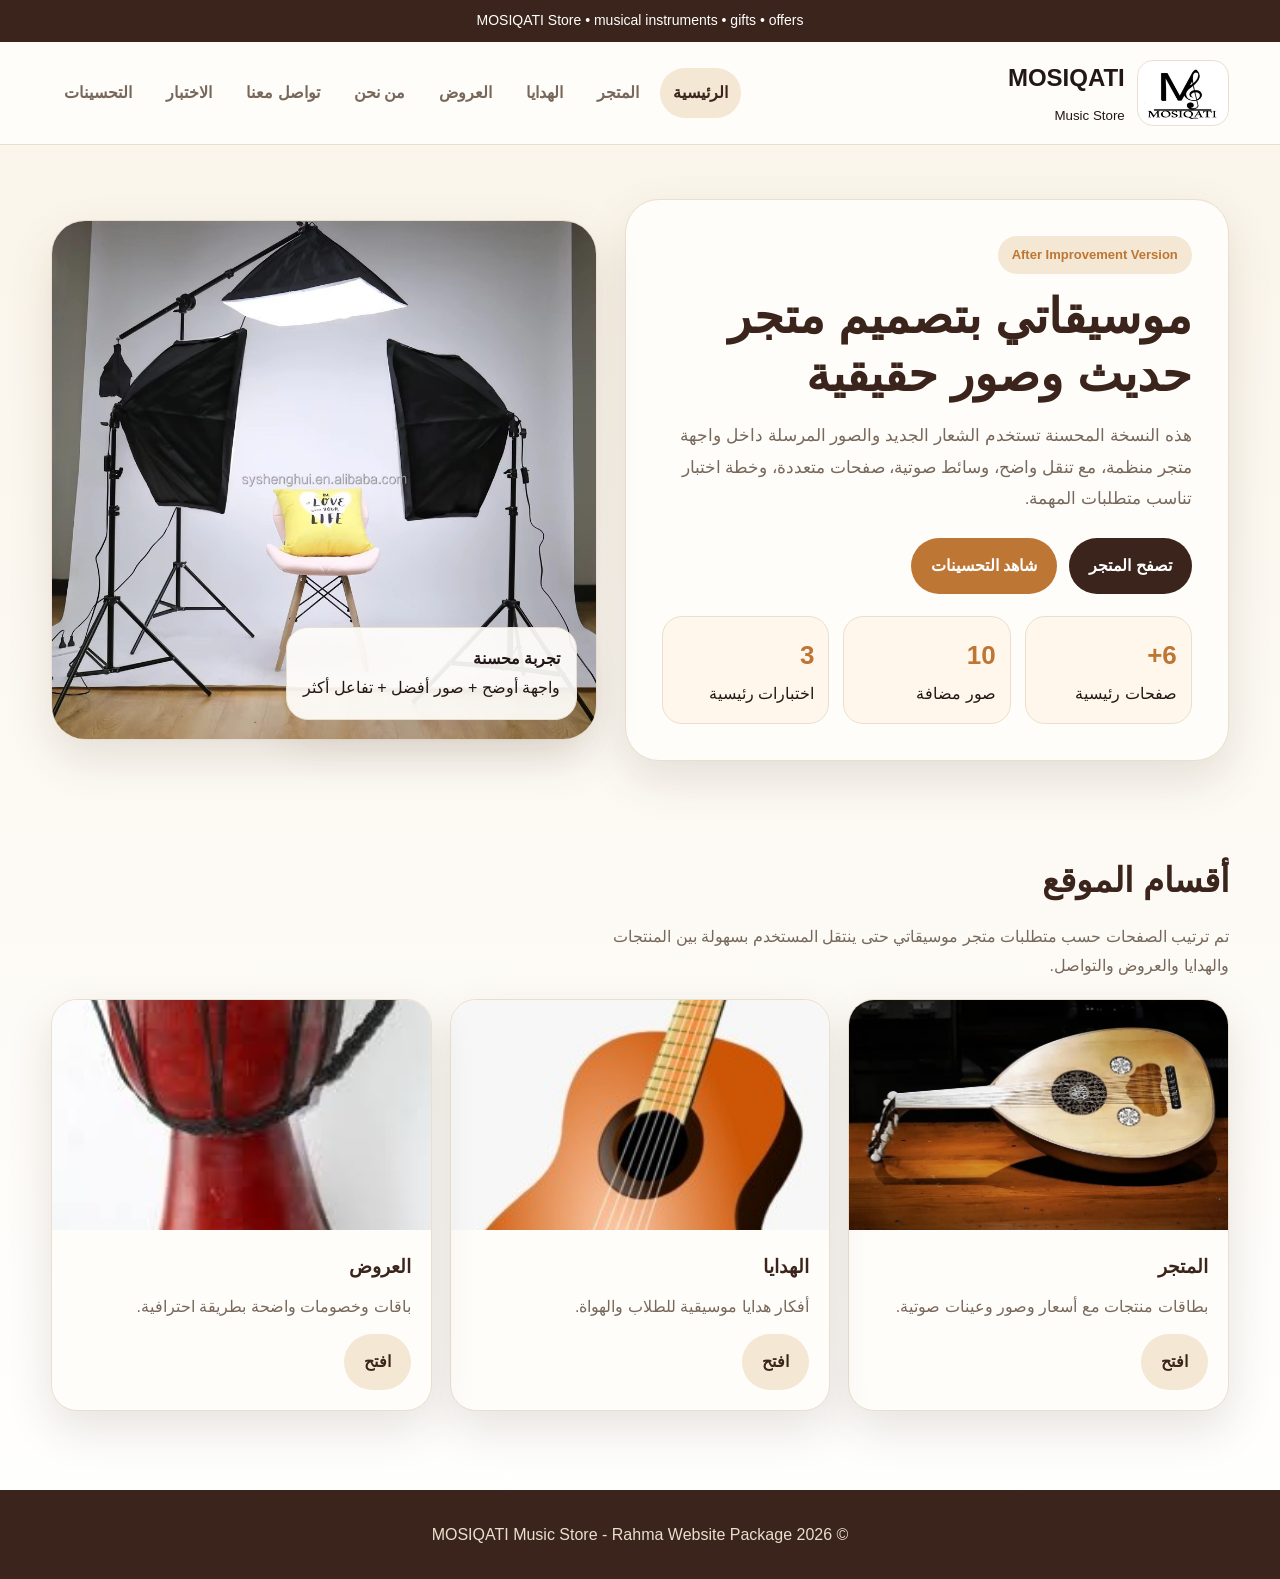
<file: index.html>
<!DOCTYPE html>
<html lang="ar" dir="rtl">
<head>
  <meta charset="UTF-8">
  <meta name="viewport" content="width=device-width, initial-scale=1.0">
  <title>MOSIQATI - Home After</title>
  <link rel="stylesheet" href="assets/css/style.css">
</head>
<body>

<div class="top-note">MOSIQATI Store • musical instruments • gifts • offers</div>
<header class="navbar">
  <div class="container navbar-inner">
    <a class="brand" href="index.html">
      <img src="assets/images/logo.jpg" alt="MOSIQATI logo">
      <span><strong>MOSIQATI</strong><br><small>Music Store</small></span>
    </a>
    <button class="btn light mobile-menu" type="button">Menu</button>
    <nav class="links">
      <a href="index.html">الرئيسية</a>
      <a href="pages/store.html">المتجر</a>
      <a href="pages/gifts.html">الهدايا</a>
      <a href="pages/offers.html">العروض</a>
      <a href="pages/about.html">من نحن</a>
      <a href="pages/contact.html">تواصل معنا</a>
      <a href="pages/test_plan.html">الاختبار</a>
      <a href="pages/improvements.html">التحسينات</a>
    </nav>
  </div>
</header>


<main>
  <section class="hero">
    <div class="container hero-grid">
      <div class="hero-card">
        <span class="kicker">After Improvement Version</span>
        <h1>موسيقاتي بتصميم متجر حديث وصور حقيقية</h1>
        <p>هذه النسخة المحسنة تستخدم الشعار الجديد والصور المرسلة داخل واجهة متجر منظمة، مع تنقل واضح، وسائط صوتية، صفحات متعددة، وخطة اختبار تناسب متطلبات المهمة.</p>
        <div class="actions">
          <a class="btn" href="pages/store.html">تصفح المتجر</a>
          <a class="btn secondary" href="pages/improvements.html">شاهد التحسينات</a>
        </div>
        <div class="stats">
          <div class="stat"><strong>6+</strong><span>صفحات رئيسية</span></div>
          <div class="stat"><strong>10</strong><span>صور مضافة</span></div>
          <div class="stat"><strong>3</strong><span>اختبارات رئيسية</span></div>
        </div>
      </div>
      <div class="hero-media">
        <img src="assets/images/hero_store.jpg" alt="music instruments">
        <div class="floating"><strong>تجربة محسنة</strong><br><span>واجهة أوضح  + صور أفضل + تفاعل أكثر</span></div>
      </div>
    </div>
  </section>

  <section class="section">
    <div class="container">
      <div class="section-head">
        <div><h2>أقسام الموقع</h2><p>تم ترتيب الصفحات حسب متطلبات متجر موسيقاتي حتى ينتقل المستخدم بسهولة بين المنتجات والهدايا والعروض والتواصل.</p></div>
      </div>
      <div class="grid-3">
        <article class="card"><img src="assets/images/oud_product.jpg" alt="oud"><div class="card-body"><h3>المتجر</h3><p>بطاقات منتجات مع أسعار وصور وعينات صوتية.</p><a class="btn light" href="pages/store.html">افتح</a></div></article>
        <article class="card"><img src="assets/images/guitar_prduct.jpg" alt="gift"><div class="card-body"><h3>الهدايا</h3><p>أفكار هدايا موسيقية للطلاب والهواة.</p><a class="btn light" href="pages/gifts.html">افتح</a></div></article>
        <article class="card"><img src="assets/images/offer_banner.jpg" alt="offers"><div class="card-body"><h3>العروض</h3><p>باقات وخصومات واضحة بطريقة احترافية.</p><a class="btn light" href="pages/offers.html">افتح</a></div></article>
      </div>
    </div>
  </section>
</main>

<footer class="footer">
  <div class="container">
    <p>© 2026 MOSIQATI Music Store - Rahma Website Package</p>
  </div>
</footer>
<script src="assets/js/app.js"></script>
</body>
</html>
</file>
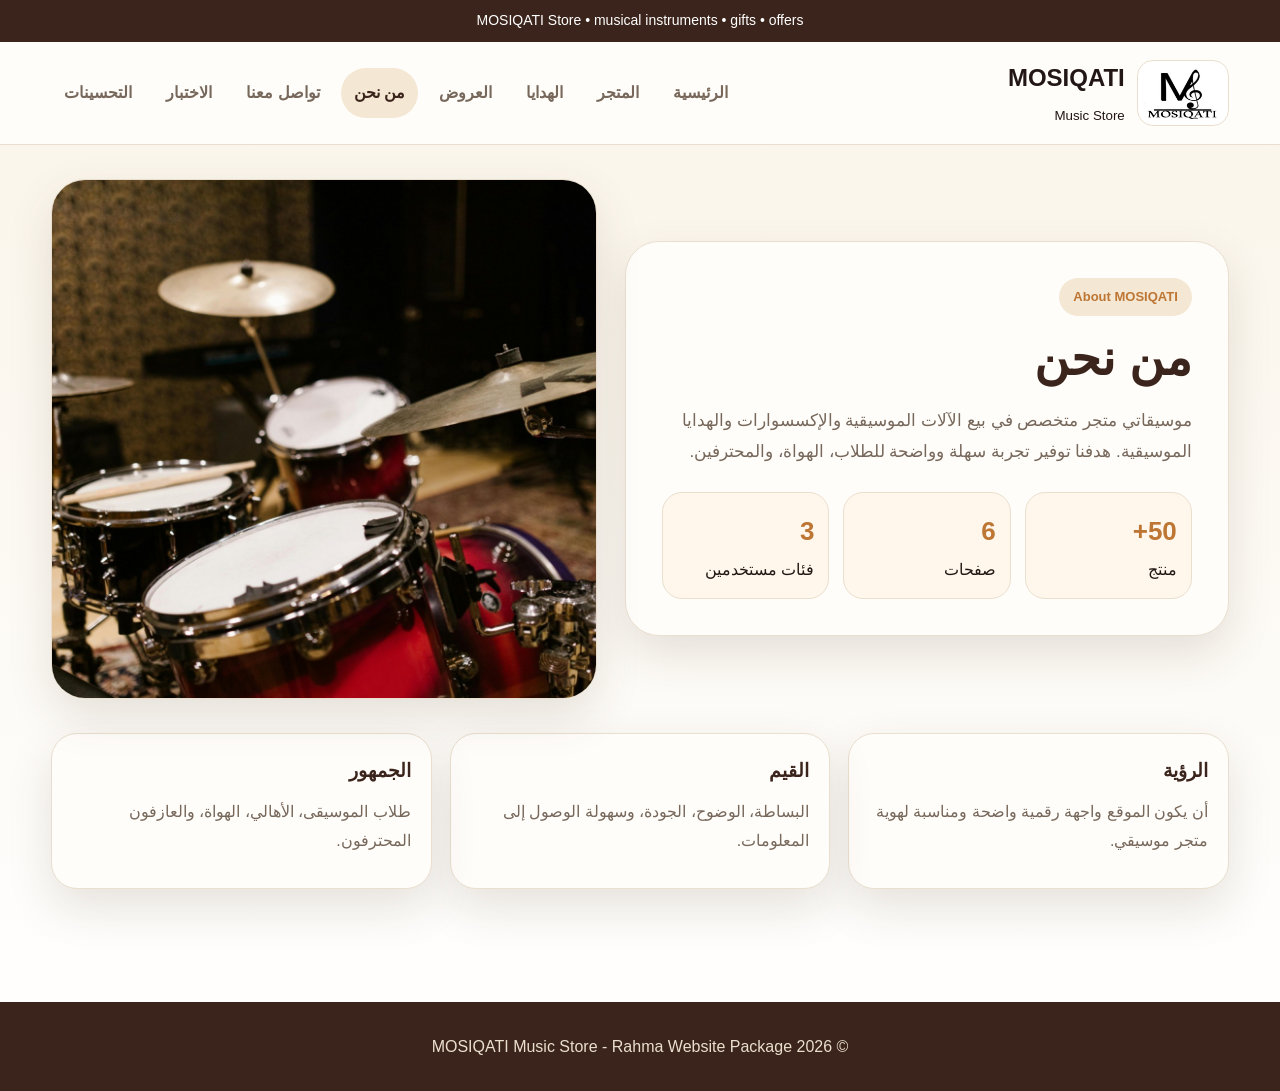
<file: about.html>
<!DOCTYPE html>
<html lang="ar" dir="rtl">
<head>
  <meta charset="UTF-8">
  <meta name="viewport" content="width=device-width, initial-scale=1.0">
  <title>MOSIQATI - About</title>
  <link rel="stylesheet" href="../assets/css/style.css">
</head>
<body>

<div class="top-note">MOSIQATI Store • musical instruments • gifts • offers</div>
<header class="navbar">
  <div class="container navbar-inner">
    <a class="brand" href="../index.html">
      <img src="../assets/images/logo.jpg" alt="MOSIQATI logo">
      <span><strong>MOSIQATI</strong><br><small>Music Store</small></span>
    </a>
    <button class="btn light mobile-menu" type="button">Menu</button>
    <nav class="links">
      <a href="../index.html">الرئيسية</a>
      <a href="../pages/store.html">المتجر</a>
      <a href="../pages/gifts.html">الهدايا</a>
      <a href="../pages/offers.html">العروض</a>
      <a href="../pages/about.html">من نحن</a>
      <a href="../pages/contact.html">تواصل معنا</a>
      <a href="../pages/test_plan.html">الاختبار</a>
      <a href="../pages/improvements.html">التحسينات</a>
    </nav>
  </div>
</header>


<main class="section">
  <div class="container">
    <div class="hero-grid">
      <div class="hero-card">
        <span class="kicker">About MOSIQATI</span>
        <h1>من نحن</h1>
        <p>موسيقاتي متجر متخصص في بيع الآلات الموسيقية والإكسسوارات والهدايا الموسيقية. هدفنا توفير تجربة سهلة وواضحة للطلاب، الهواة، والمحترفين.</p>
        <div class="stats">
          <div class="stat"><strong>50+</strong><span>منتج</span></div>
          <div class="stat"><strong>6</strong><span>صفحات</span></div>
          <div class="stat"><strong>3</strong><span>فئات مستخدمين</span></div>
        </div>
      </div>
      <div class="hero-media"><img src="../assets/images/team_music.jpg" alt="music team"></div>
    </div>
    <section class="section">
      <div class="grid-3">
        <div class="card"><div class="card-body"><h3>الرؤية</h3><p>أن يكون الموقع واجهة رقمية واضحة ومناسبة لهوية متجر موسيقي.</p></div></div>
        <div class="card"><div class="card-body"><h3>القيم</h3><p>البساطة، الوضوح، الجودة، وسهولة الوصول إلى المعلومات.</p></div></div>
        <div class="card"><div class="card-body"><h3>الجمهور</h3><p>طلاب الموسيقى، الأهالي، الهواة، والعازفون المحترفون.</p></div></div>
      </div>
    </section>
  </div>
</main>

<footer class="footer">
  <div class="container">
    <p>© 2026 MOSIQATI Music Store - Rahma Website Package</p>
  </div>
</footer>
<script src="../assets/js/app.js"></script>
</body>
</html>
</file>
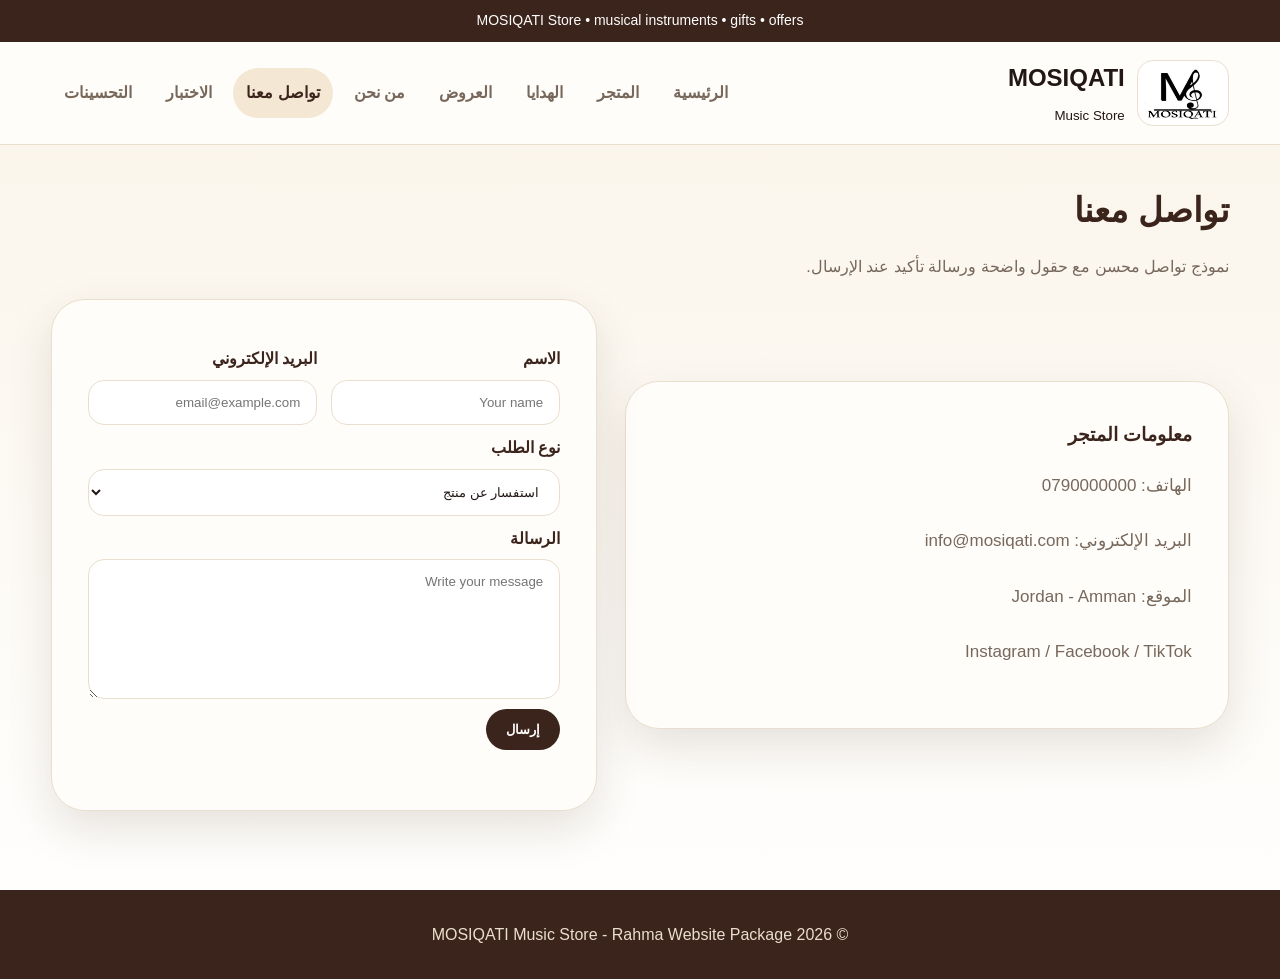
<file: contact.html>
<!DOCTYPE html>
<html lang="ar" dir="rtl">
<head>
  <meta charset="UTF-8">
  <meta name="viewport" content="width=device-width, initial-scale=1.0">
  <title>MOSIQATI - Contact</title>
  <link rel="stylesheet" href="../assets/css/style.css">
</head>
<body>

<div class="top-note">MOSIQATI Store • musical instruments • gifts • offers</div>
<header class="navbar">
  <div class="container navbar-inner">
    <a class="brand" href="../index.html">
      <img src="../assets/images/logo.jpg" alt="MOSIQATI logo">
      <span><strong>MOSIQATI</strong><br><small>Music Store</small></span>
    </a>
    <button class="btn light mobile-menu" type="button">Menu</button>
    <nav class="links">
      <a href="../index.html">الرئيسية</a>
      <a href="../pages/store.html">المتجر</a>
      <a href="../pages/gifts.html">الهدايا</a>
      <a href="../pages/offers.html">العروض</a>
      <a href="../pages/about.html">من نحن</a>
      <a href="../pages/contact.html">تواصل معنا</a>
      <a href="../pages/test_plan.html">الاختبار</a>
      <a href="../pages/improvements.html">التحسينات</a>
    </nav>
  </div>
</header>


<main class="section">
  <div class="container">
    <div class="section-head"><div><h2>تواصل معنا</h2><p>نموذج تواصل محسن مع حقول واضحة ورسالة تأكيد عند الإرسال.</p></div></div>
    <div class="hero-grid">
      <div class="hero-card">
        <h3>معلومات المتجر</h3>
        <p>الهاتف: 0790000000</p>
        <p>البريد الإلكتروني: info@mosiqati.com</p>
        <p>الموقع: Jordan - Amman</p>
        <p>Instagram / Facebook / TikTok</p>
      </div>
      <form class="hero-card" data-contact-form>
        <div class="form-grid">
          <div><label>الاسم</label><input type="text" required placeholder="Your name"></div>
          <div><label>البريد الإلكتروني</label><input type="email" required placeholder="email@example.com"></div>
        </div>
        <label>نوع الطلب</label>
        <select><option>استفسار عن منتج</option><option>طلب هدية</option><option>العروض الخاصة</option></select>
        <label>الرسالة</label>
        <textarea required placeholder="Write your message"></textarea>
        <button class="btn" type="submit">إرسال</button>
        <p data-form-message></p>
      </form>
    </div>
  </div>
</main>

<footer class="footer">
  <div class="container">
    <p>© 2026 MOSIQATI Music Store - Rahma Website Package</p>
  </div>
</footer>
<script src="../assets/js/app.js"></script>
</body>
</html>
</file>
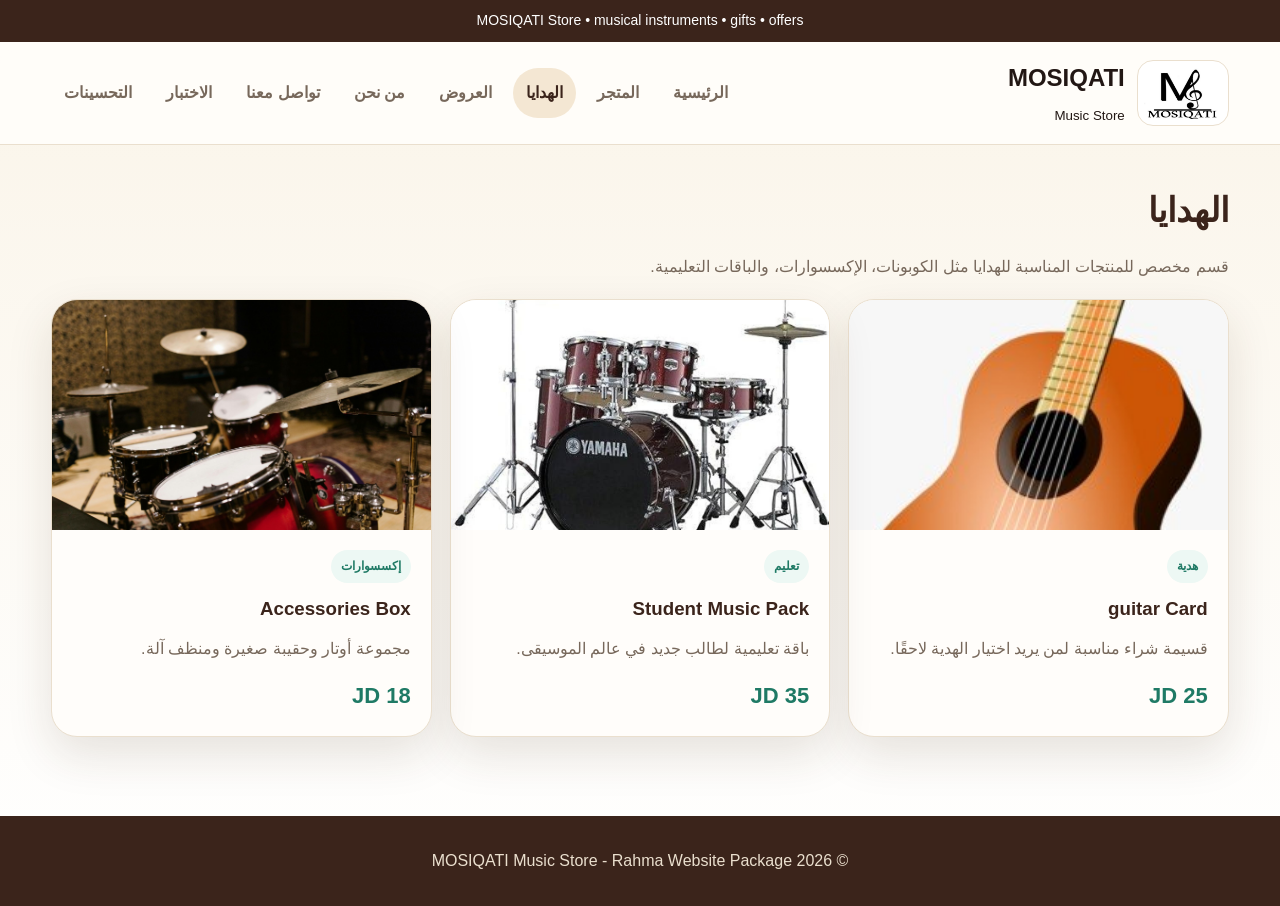
<file: gifts.html>
<!DOCTYPE html>
<html lang="ar" dir="rtl">
<head>
  <meta charset="UTF-8">
  <meta name="viewport" content="width=device-width, initial-scale=1.0">
  <title>MOSIQATI - Gifts</title>
  <link rel="stylesheet" href="../assets/css/style.css">
</head>
<body>

<div class="top-note">MOSIQATI Store • musical instruments • gifts • offers</div>
<header class="navbar">
  <div class="container navbar-inner">
    <a class="brand" href="../index.html">
      <img src="../assets/images/logo.jpg" alt="MOSIQATI logo">
      <span><strong>MOSIQATI</strong><br><small>Music Store</small></span>
    </a>
    <button class="btn light mobile-menu" type="button">Menu</button>
    <nav class="links">
      <a href="../index.html">الرئيسية</a>
      <a href="../pages/store.html">المتجر</a>
      <a href="../pages/gifts.html">الهدايا</a>
      <a href="../pages/offers.html">العروض</a>
      <a href="../pages/about.html">من نحن</a>
      <a href="../pages/contact.html">تواصل معنا</a>
      <a href="../pages/test_plan.html">الاختبار</a>
      <a href="../pages/improvements.html">التحسينات</a>
    </nav>
  </div>
</header>


<main class="section">
  <div class="container">
    <div class="section-head"><div><h2>الهدايا</h2><p>قسم مخصص للمنتجات المناسبة للهدايا مثل الكوبونات، الإكسسوارات، والباقات التعليمية.</p></div></div>
    <div class="grid-3">
      <article class="card"><img src="../assets/images/guitar_prduct.jpg"><div class="card-body"><span class="tag">هدية</span><h3>guitar Card</h3><p>قسيمة شراء مناسبة لمن يريد اختيار الهدية لاحقًا.</p><div class="price">25 JD</div></div></article>
      <article class="card"><img src="../assets/images/violin_product.jpg"><div class="card-body"><span class="tag">تعليم</span><h3>Student Music Pack</h3><p>باقة تعليمية لطالب جديد في عالم الموسيقى.</p><div class="price">35 JD</div></div></article>
      <article class="card"><img src="../assets/images/team_music.jpg"><div class="card-body"><span class="tag">إكسسوارات</span><h3>Accessories Box</h3><p>مجموعة أوتار وحقيبة صغيرة ومنظف آلة.</p><div class="price">18 JD</div></div></article>
    </div>
  </div>
</main>

<footer class="footer">
  <div class="container">
    <p>© 2026 MOSIQATI Music Store - Rahma Website Package</p>
  </div>
</footer>
<script src="../assets/js/app.js"></script>
</body>
</html>
</file>
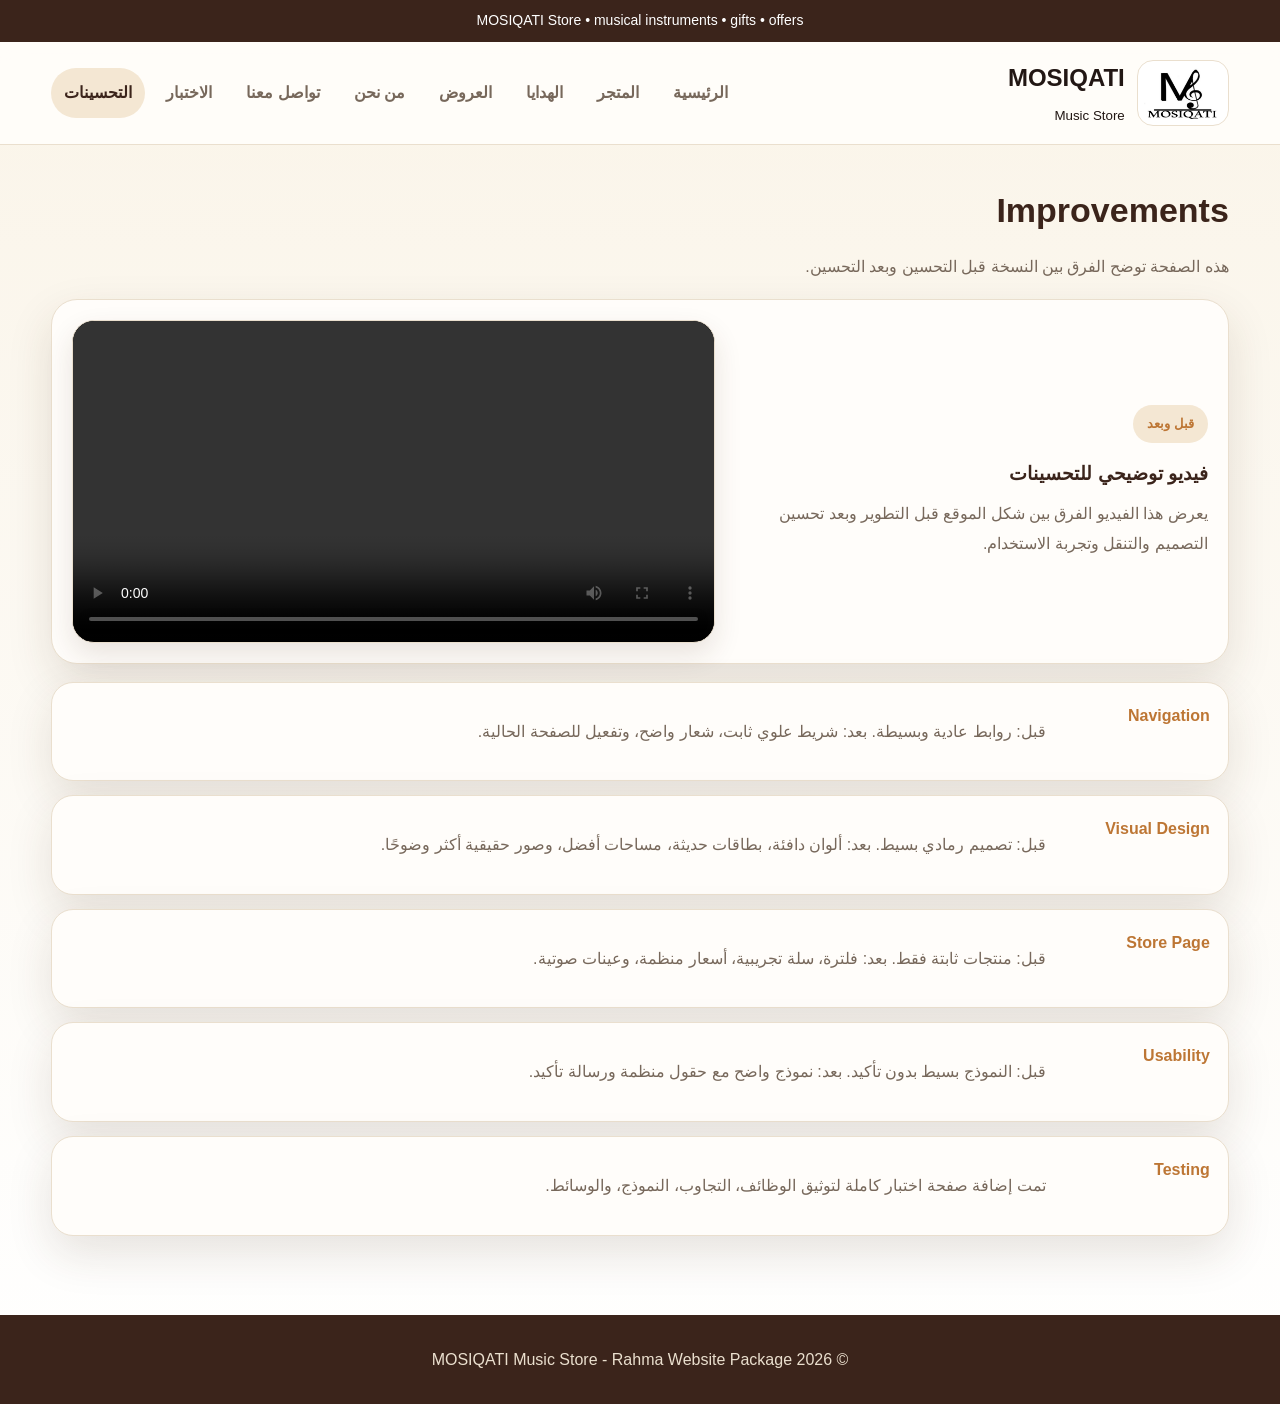
<file: improvements.html>
<!DOCTYPE html>
<html lang="ar" dir="rtl">
<head>
  <meta charset="UTF-8">
  <meta name="viewport" content="width=device-width, initial-scale=1.0">
  <title>MOSIQATI - Improvements</title>
  <link rel="stylesheet" href="../assets/css/style.css">
</head>
<body>

<div class="top-note">MOSIQATI Store • musical instruments • gifts • offers</div>
<header class="navbar">
  <div class="container navbar-inner">
    <a class="brand" href="../index.html">
      <img src="../assets/images/logo.jpg" alt="MOSIQATI logo">
      <span><strong>MOSIQATI</strong><br><small>Music Store</small></span>
    </a>
    <button class="btn light mobile-menu" type="button">Menu</button>
    <nav class="links">
      <a href="../index.html">الرئيسية</a>
      <a href="../pages/store.html">المتجر</a>
      <a href="../pages/gifts.html">الهدايا</a>
      <a href="../pages/offers.html">العروض</a>
      <a href="../pages/about.html">من نحن</a>
      <a href="../pages/contact.html">تواصل معنا</a>
      <a href="../pages/test_plan.html">الاختبار</a>
      <a href="../pages/improvements.html">التحسينات</a>
    </nav>
  </div>
</header>


<main class="section">
  <div class="container">
    <div class="section-head"><div><h2>Improvements</h2><p>هذه الصفحة توضح الفرق بين النسخة قبل التحسين وبعد التحسين.</p></div></div>

    <div class="video-card" aria-label="فيديو يوضح الفرق قبل وبعد التطوير">
      <div class="video-text">
        <span class="kicker">قبل وبعد</span>
        <h3>فيديو توضيحي للتحسينات</h3>
        <p>يعرض هذا الفيديو الفرق بين شكل الموقع قبل التطوير وبعد تحسين التصميم والتنقل وتجربة الاستخدام.</p>
      </div>
      <video controls preload="metadata" playsinline>
        <source src="../assets/video/before-after.mp4" type="video/mp4">
        متصفحك لا يدعم تشغيل الفيديو.
      </video>
    </div>
    <div class="timeline">
      <div class="timeline-item"><strong>Navigation</strong><p>قبل: روابط عادية وبسيطة. بعد: شريط علوي ثابت، شعار واضح، وتفعيل للصفحة الحالية.</p></div>
      <div class="timeline-item"><strong>Visual Design</strong><p>قبل: تصميم رمادي بسيط. بعد: ألوان دافئة، بطاقات حديثة، مساحات أفضل، وصور حقيقية أكثر وضوحًا.</p></div>
      <div class="timeline-item"><strong>Store Page</strong><p>قبل: منتجات ثابتة فقط. بعد: فلترة، سلة تجريبية، أسعار منظمة، وعينات صوتية.</p></div>
      <div class="timeline-item"><strong>Usability</strong><p>قبل: النموذج بسيط بدون تأكيد. بعد: نموذج واضح مع حقول منظمة ورسالة تأكيد.</p></div>
      <div class="timeline-item"><strong>Testing</strong><p>تمت إضافة صفحة اختبار كاملة لتوثيق الوظائف، التجاوب، النموذج، والوسائط.</p></div>
    </div>
  </div>
</main>

<footer class="footer">
  <div class="container">
    <p>© 2026 MOSIQATI Music Store - Rahma Website Package</p>
  </div>
</footer>
<script src="../assets/js/app.js"></script>
</body>
</html>
</file>
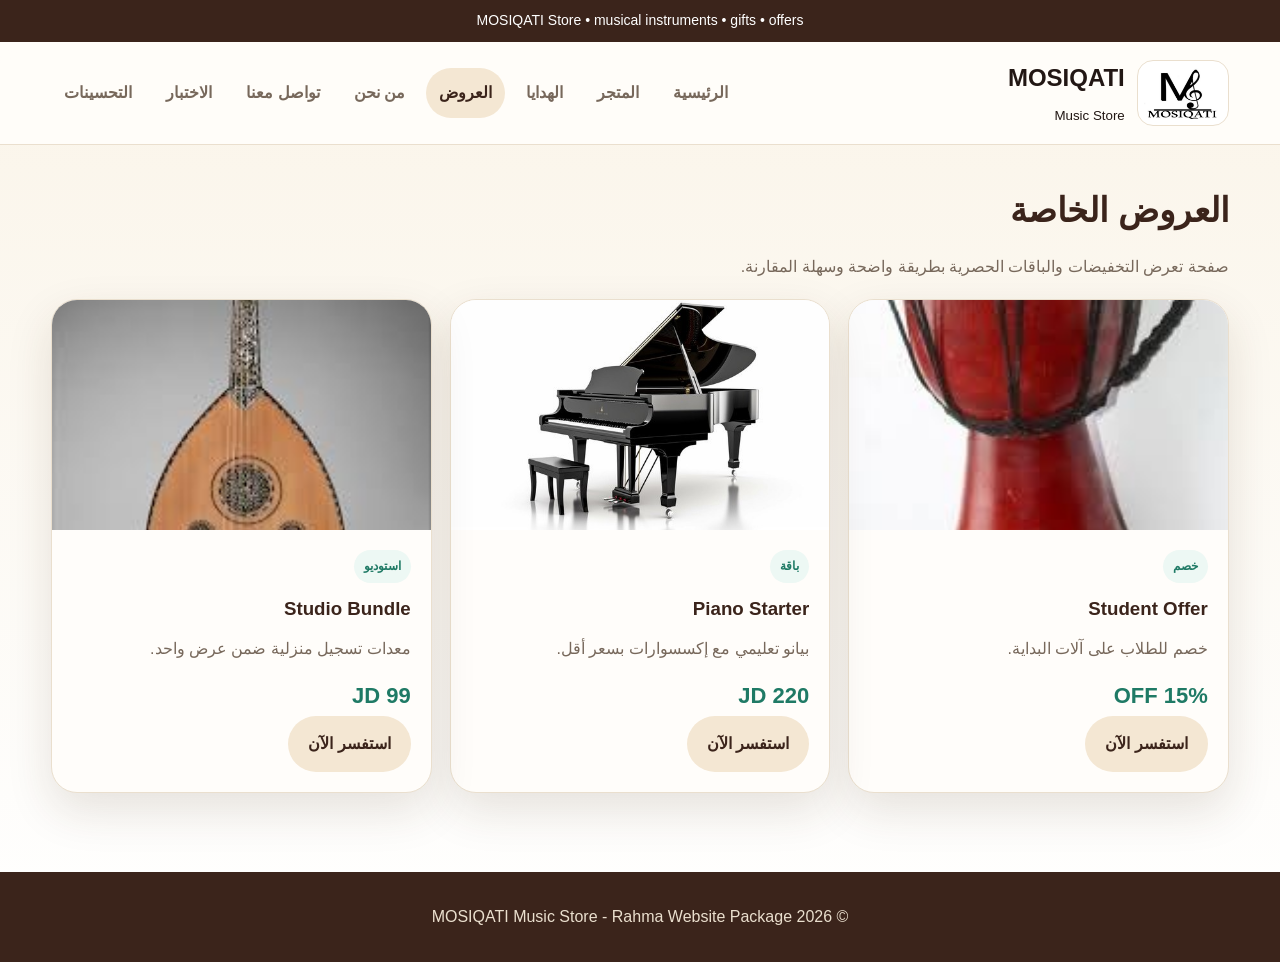
<file: offers.html>
<!DOCTYPE html>
<html lang="ar" dir="rtl">
<head>
  <meta charset="UTF-8">
  <meta name="viewport" content="width=device-width, initial-scale=1.0">
  <title>MOSIQATI - Offers</title>
  <link rel="stylesheet" href="../assets/css/style.css">
</head>
<body>

<div class="top-note">MOSIQATI Store • musical instruments • gifts • offers</div>
<header class="navbar">
  <div class="container navbar-inner">
    <a class="brand" href="../index.html">
      <img src="../assets/images/logo.jpg" alt="MOSIQATI logo">
      <span><strong>MOSIQATI</strong><br><small>Music Store</small></span>
    </a>
    <button class="btn light mobile-menu" type="button">Menu</button>
    <nav class="links">
      <a href="../index.html">الرئيسية</a>
      <a href="../pages/store.html">المتجر</a>
      <a href="../pages/gifts.html">الهدايا</a>
      <a href="../pages/offers.html">العروض</a>
      <a href="../pages/about.html">من نحن</a>
      <a href="../pages/contact.html">تواصل معنا</a>
      <a href="../pages/test_plan.html">الاختبار</a>
      <a href="../pages/improvements.html">التحسينات</a>
    </nav>
  </div>
</header>


<main class="section">
  <div class="container">
    <div class="section-head"><div><h2>العروض الخاصة</h2><p>صفحة تعرض التخفيضات والباقات الحصرية بطريقة واضحة وسهلة المقارنة.</p></div></div>
    <div class="grid-3">
      <article class="card"><img src="../assets/images/offer_banner.jpg"><div class="card-body"><span class="tag">خصم</span><h3>Student Offer</h3><p>خصم للطلاب على آلات البداية.</p><div class="price">15% OFF</div><a class="btn light" href="contact.html">استفسر الآن</a></div></article>
      <article class="card"><img src="../assets/images/piano_product.jpg"><div class="card-body"><span class="tag">باقة</span><h3>Piano Starter</h3><p>بيانو تعليمي مع إكسسوارات بسعر أقل.</p><div class="price">220 JD</div><a class="btn light" href="contact.html">استفسر الآن</a></div></article>
      <article class="card"><img src="../assets/images/studio_gear.jpg"><div class="card-body"><span class="tag">استوديو</span><h3>Studio Bundle</h3><p>معدات تسجيل منزلية ضمن عرض واحد.</p><div class="price">99 JD</div><a class="btn light" href="contact.html">استفسر الآن</a></div></article>
    </div>
  </div>
</main>

<footer class="footer">
  <div class="container">
    <p>© 2026 MOSIQATI Music Store - Rahma Website Package</p>
  </div>
</footer>
<script src="../assets/js/app.js"></script>
</body>
</html>
</file>
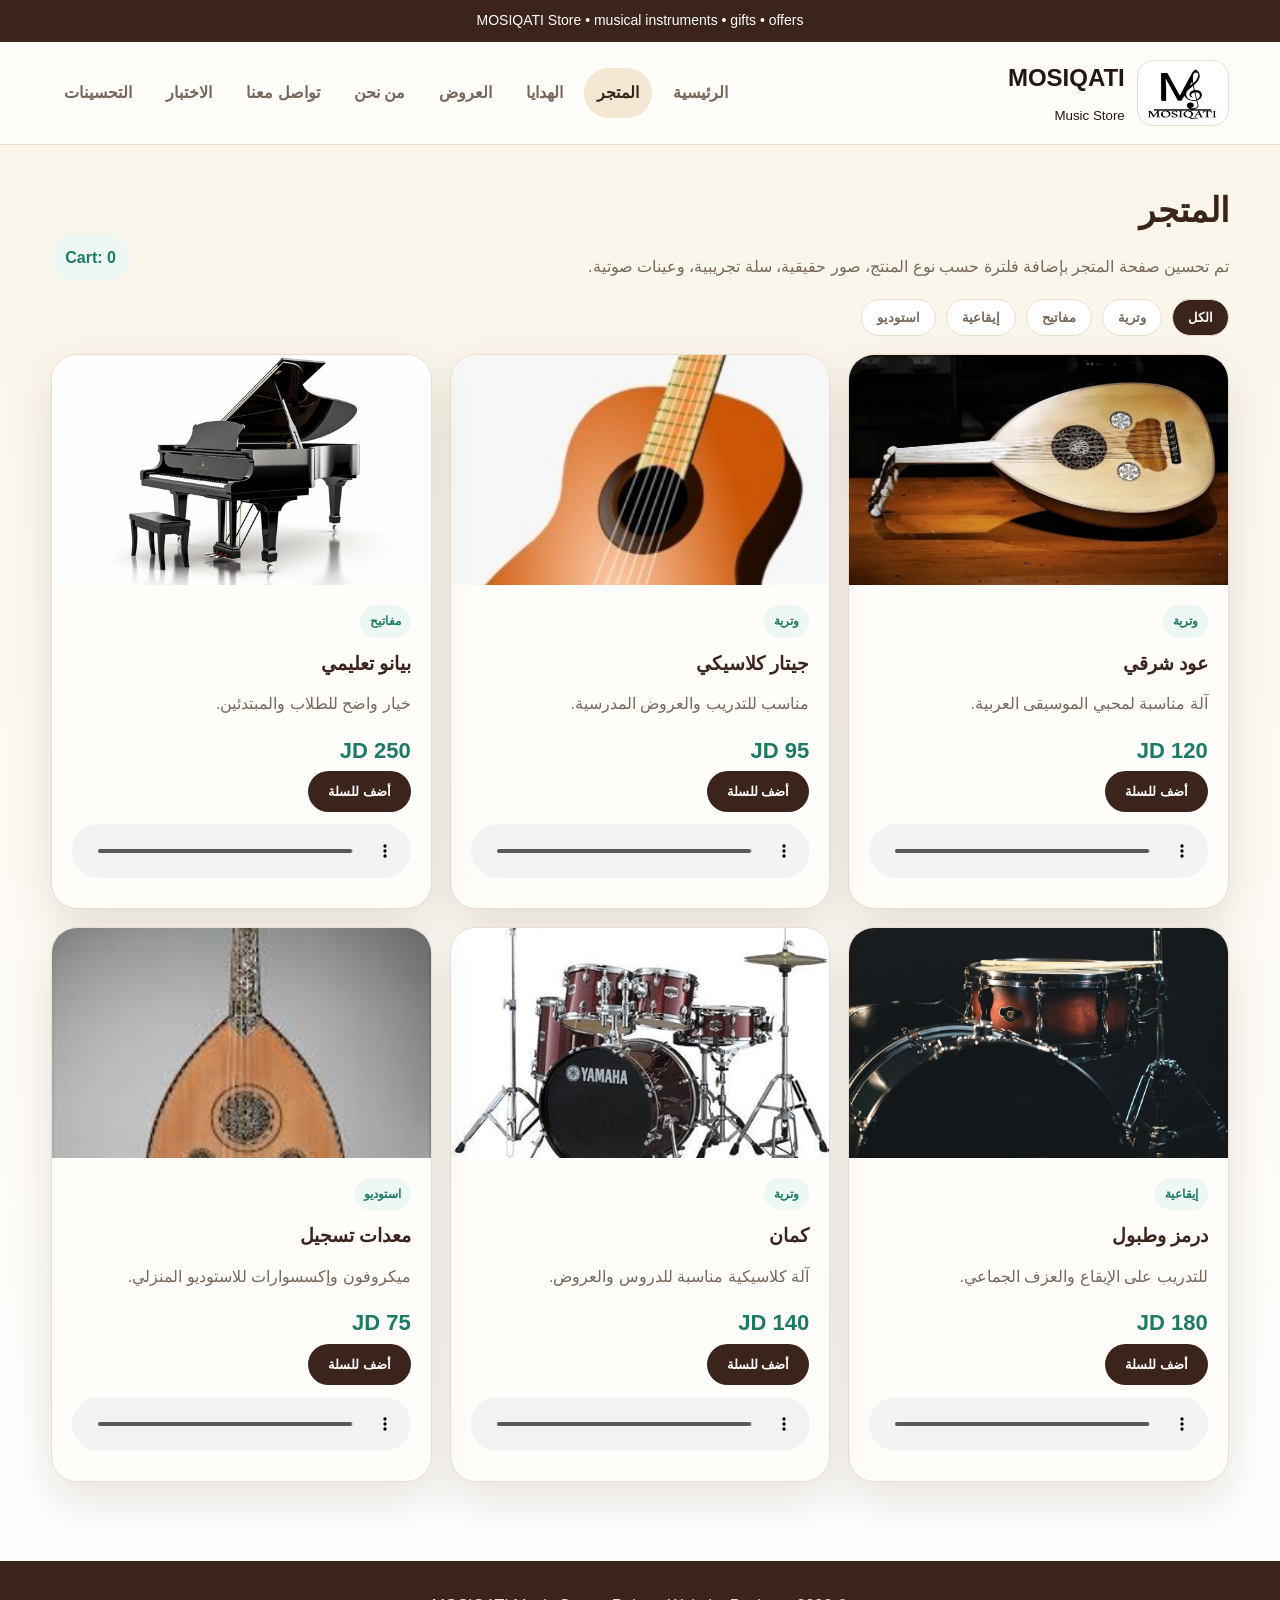
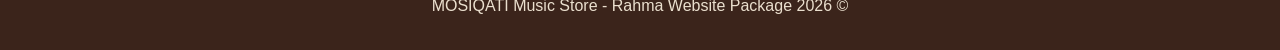
<file: store.html>
<!DOCTYPE html>
<html lang="ar" dir="rtl">
<head>
  <meta charset="UTF-8">
  <meta name="viewport" content="width=device-width, initial-scale=1.0">
  <title>MOSIQATI - Store</title>
  <link rel="stylesheet" href="../assets/css/style.css">
</head>
<body>

<div class="top-note">MOSIQATI Store • musical instruments • gifts • offers</div>
<header class="navbar">
  <div class="container navbar-inner">
    <a class="brand" href="../index.html">
      <img src="../assets/images/logo.jpg" alt="MOSIQATI logo">
      <span><strong>MOSIQATI</strong><br><small>Music Store</small></span>
    </a>
    <button class="btn light mobile-menu" type="button">Menu</button>
    <nav class="links">
      <a href="../index.html">الرئيسية</a>
      <a href="../pages/store.html">المتجر</a>
      <a href="../pages/gifts.html">الهدايا</a>
      <a href="../pages/offers.html">العروض</a>
      <a href="../pages/about.html">من نحن</a>
      <a href="../pages/contact.html">تواصل معنا</a>
      <a href="../pages/test_plan.html">الاختبار</a>
      <a href="../pages/improvements.html">التحسينات</a>
    </nav>
  </div>
</header>


<main class="section">
  <div class="container">
    <div class="section-head">
      <div>
        <h2>المتجر</h2>
        <p>تم تحسين صفحة المتجر بإضافة فلترة حسب نوع المنتج، صور حقيقية، سلة تجريبية، وعينات صوتية.</p>
      </div>
      <div class="cart-pill">Cart: <span data-cart>0</span></div>
    </div>
    <div class="toolbar">
      <button class="filter-btn active" data-filter="all">الكل</button>
      <button class="filter-btn" data-filter="string">وترية</button>
      <button class="filter-btn" data-filter="keys">مفاتيح</button>
      <button class="filter-btn" data-filter="percussion">إيقاعية</button>
      <button class="filter-btn" data-filter="studio">استوديو</button>
    </div>
    <div class="grid-3">
      <article class="card" data-category="string"><img src="../assets/images/oud_product.jpg"><div class="card-body"><span class="tag">وترية</span><h3>عود شرقي</h3><p>آلة مناسبة لمحبي الموسيقى العربية.</p><div class="price">120 JD</div><button class="btn" data-add-cart>أضف للسلة</button><audio controls><source src="../assets/audio/oud_sample.wav" type="audio/wav"></audio></div></article>
      <article class="card" data-category="string"><img src="../assets/images/guitar_prduct.jpg"><div class="card-body"><span class="tag">وترية</span><h3>جيتار كلاسيكي</h3><p>مناسب للتدريب والعروض المدرسية.</p><div class="price">95 JD</div><button class="btn" data-add-cart>أضف للسلة</button><audio controls><source src="../assets/audio/guitar_sample.wav" type="audio/wav"></audio></div></article>
      <article class="card" data-category="keys"><img src="../assets/images/piano_product.jpg"><div class="card-body"><span class="tag">مفاتيح</span><h3>بيانو تعليمي</h3><p>خيار واضح للطلاب والمبتدئين.</p><div class="price">250 JD</div><button class="btn" data-add-cart>أضف للسلة</button><audio controls><source src="../assets/audio/piano_sample.wav" type="audio/wav"></audio></div></article>
      <article class="card" data-category="percussion"><img src="../assets/images/drums_product.jpg"><div class="card-body"><span class="tag">إيقاعية</span><h3>درمز وطبول</h3><p>للتدريب على الإيقاع والعزف الجماعي.</p><div class="price">180 JD</div><button class="btn" data-add-cart>أضف للسلة</button><audio controls><source src="../assets/audio/drums_sample.wav" type="audio/wav"></audio></div></article>
      <article class="card" data-category="string"><img src="../assets/images/violin_product.jpg"><div class="card-body"><span class="tag">وترية</span><h3>كمان</h3><p>آلة كلاسيكية مناسبة للدروس والعروض.</p><div class="price">140 JD</div><button class="btn" data-add-cart>أضف للسلة</button><audio controls><source src="../assets/audio/violin_sample.wav" type="audio/wav"></audio></div></article>
      <article class="card" data-category="studio"><img src="../assets/images/studio_gear.jpg"><div class="card-body"><span class="tag">استوديو</span><h3>معدات تسجيل</h3><p>ميكروفون وإكسسوارات للاستوديو المنزلي.</p><div class="price">75 JD</div><button class="btn" data-add-cart>أضف للسلة</button><audio controls><source src="../assets/audio/welcome_sample.wav" type="audio/wav"></audio></div></article>
    </div>
  </div>
</main>

<footer class="footer">
  <div class="container">
    <p>© 2026 MOSIQATI Music Store - Rahma Website Package</p>
  </div>
</footer>
<script src="../assets/js/app.js"></script>
</body>
</html>
</file>
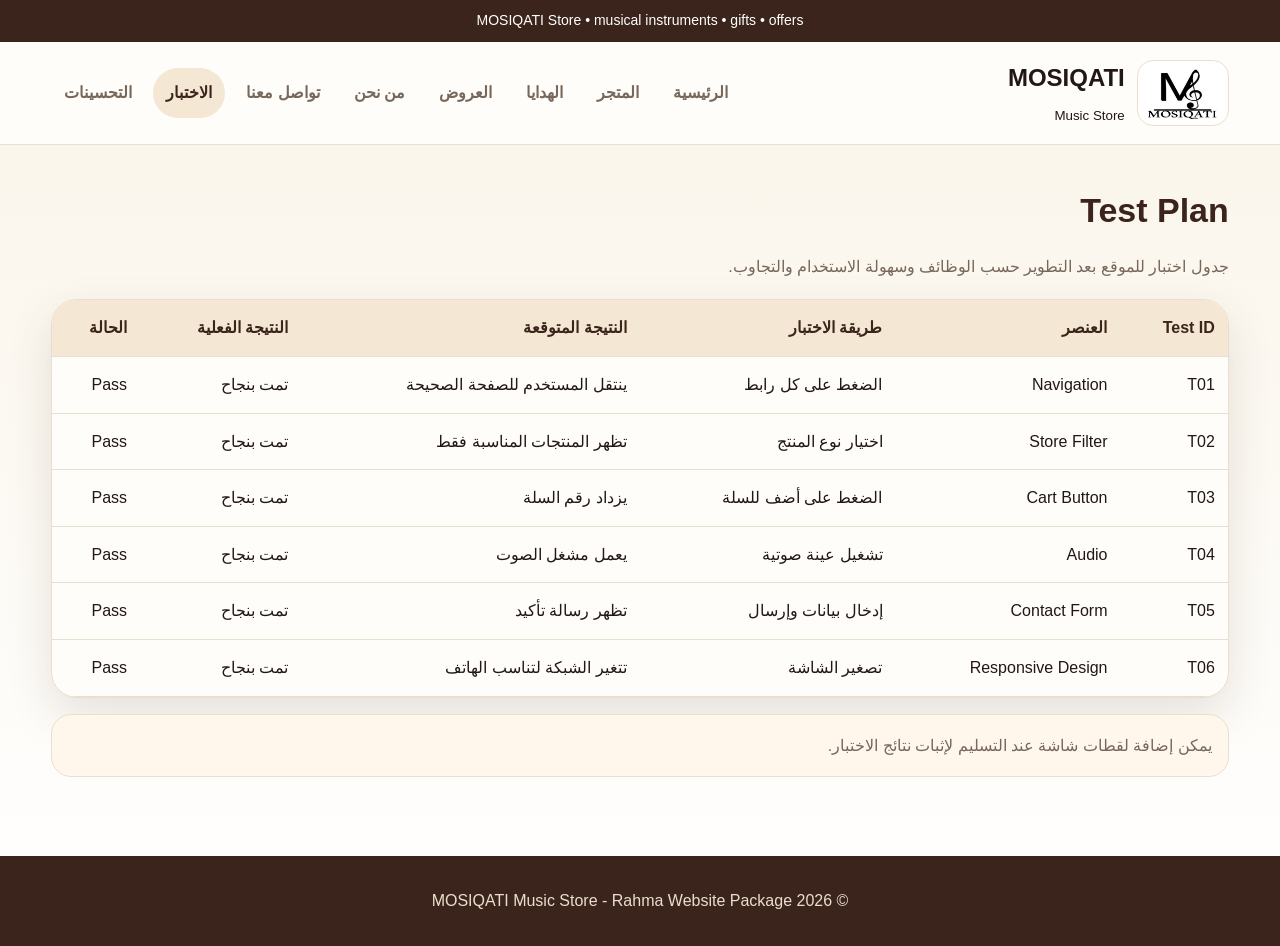
<file: test_plan.html>
<!DOCTYPE html>
<html lang="ar" dir="rtl">
<head>
  <meta charset="UTF-8">
  <meta name="viewport" content="width=device-width, initial-scale=1.0">
  <title>MOSIQATI - Test Plan</title>
  <link rel="stylesheet" href="../assets/css/style.css">
</head>
<body>

<div class="top-note">MOSIQATI Store • musical instruments • gifts • offers</div>
<header class="navbar">
  <div class="container navbar-inner">
    <a class="brand" href="../index.html">
      <img src="../assets/images/logo.jpg" alt="MOSIQATI logo">
      <span><strong>MOSIQATI</strong><br><small>Music Store</small></span>
    </a>
    <button class="btn light mobile-menu" type="button">Menu</button>
    <nav class="links">
      <a href="../index.html">الرئيسية</a>
      <a href="../pages/store.html">المتجر</a>
      <a href="../pages/gifts.html">الهدايا</a>
      <a href="../pages/offers.html">العروض</a>
      <a href="../pages/about.html">من نحن</a>
      <a href="../pages/contact.html">تواصل معنا</a>
      <a href="../pages/test_plan.html">الاختبار</a>
      <a href="../pages/improvements.html">التحسينات</a>
    </nav>
  </div>
</header>


<main class="section">
  <div class="container">
    <div class="section-head"><div><h2>Test Plan</h2><p>جدول اختبار للموقع بعد التطوير حسب الوظائف وسهولة الاستخدام والتجاوب.</p></div></div>
    <div class="table-wrap">
      <table>
        <tr><th>Test ID</th><th>العنصر</th><th>طريقة الاختبار</th><th>النتيجة المتوقعة</th><th>النتيجة الفعلية</th><th>الحالة</th></tr>
        <tr><td>T01</td><td>Navigation</td><td>الضغط على كل رابط</td><td>ينتقل المستخدم للصفحة الصحيحة</td><td>تمت بنجاح</td><td>Pass</td></tr>
        <tr><td>T02</td><td>Store Filter</td><td>اختيار نوع المنتج</td><td>تظهر المنتجات المناسبة فقط</td><td>تمت بنجاح</td><td>Pass</td></tr>
        <tr><td>T03</td><td>Cart Button</td><td>الضغط على أضف للسلة</td><td>يزداد رقم السلة</td><td>تمت بنجاح</td><td>Pass</td></tr>
        <tr><td>T04</td><td>Audio</td><td>تشغيل عينة صوتية</td><td>يعمل مشغل الصوت</td><td>تمت بنجاح</td><td>Pass</td></tr>
        <tr><td>T05</td><td>Contact Form</td><td>إدخال بيانات وإرسال</td><td>تظهر رسالة تأكيد</td><td>تمت بنجاح</td><td>Pass</td></tr>
        <tr><td>T06</td><td>Responsive Design</td><td>تصغير الشاشة</td><td>تتغير الشبكة لتناسب الهاتف</td><td>تمت بنجاح</td><td>Pass</td></tr>
      </table>
    </div>
    <div class="notice">يمكن إضافة لقطات شاشة عند التسليم لإثبات نتائج الاختبار.</div>
  </div>
</main>

<footer class="footer">
  <div class="container">
    <p>© 2026 MOSIQATI Music Store - Rahma Website Package</p>
  </div>
</footer>
<script src="../assets/js/app.js"></script>
</body>
</html>
</file>
<file: assets/css/style.css>
:root{
  --cream:#faf4e8;
  --paper:#fffdfa;
  --ink:#221714;
  --muted:#77685b;
  --brown:#3b241b;
  --copper:#bd7634;
  --gold:#e8bd55;
  --green:#1f7a65;
  --border:#eadfce;
  --shadow:0 18px 45px rgba(72,45,24,.13);
  --radius:26px;
}
*{box-sizing:border-box}
html{scroll-behavior:smooth}
body{margin:0;font-family:Tahoma,Arial,sans-serif;background:linear-gradient(180deg,var(--cream),#fff);color:var(--ink);line-height:1.85}
a{text-decoration:none;color:inherit}
img{max-width:100%;display:block}
.container{width:min(1180px,92%);margin:auto}
.top-note{background:var(--brown);color:white;text-align:center;padding:8px;font-size:14px}
.navbar{position:sticky;top:0;z-index:30;background:rgba(255,253,250,.92);backdrop-filter:blur(12px);border-bottom:1px solid var(--border)}
.navbar-inner{display:flex;align-items:center;justify-content:space-between;gap:18px;padding:14px 0}
.brand{display:flex;align-items:center;gap:12px}
.brand img{width:92px;background:white;border:1px solid var(--border);border-radius:16px;padding:6px}
.brand strong{font-size:24px}
.links{display:flex;gap:8px;align-items:center;flex-wrap:wrap}
.links a{padding:10px 13px;border-radius:999px;color:var(--muted);font-weight:700}
.links a:hover,.links a.active{background:#f4e7d3;color:var(--brown)}
.hero{padding:54px 0}
.hero-grid{display:grid;grid-template-columns:1.05fr .95fr;gap:28px;align-items:center}
.hero-card{background:var(--paper);border:1px solid var(--border);border-radius:34px;padding:36px;box-shadow:var(--shadow)}
.kicker{display:inline-block;background:#f4e7d3;color:var(--copper);padding:7px 14px;border-radius:999px;font-weight:800;font-size:13px;margin-bottom:14px}
h1{font-size:48px;line-height:1.2;margin:0 0 16px;color:var(--brown)}
h2{font-size:34px;margin:0 0 10px;color:var(--brown)}
h3{margin:0 0 8px;color:var(--brown)}
p{color:var(--muted)}
.hero-card p{font-size:17px;margin-bottom:24px}
.actions{display:flex;gap:12px;flex-wrap:wrap}
.btn{display:inline-flex;align-items:center;justify-content:center;padding:13px 20px;border-radius:999px;background:var(--brown);color:white;font-weight:800;border:0;cursor:pointer}
.btn.secondary{background:var(--copper)}
.btn.light{background:#f4e7d3;color:var(--brown)}
.hero-media{position:relative}
.hero-media img{width:100%;height:520px;object-fit:cover;border-radius:34px;box-shadow:var(--shadow);border:1px solid var(--border)}
.floating{position:absolute;right:20px;bottom:20px;background:rgba(255,253,250,.92);border:1px solid var(--border);border-radius:22px;padding:16px;box-shadow:var(--shadow)}
.stats{display:grid;grid-template-columns:repeat(3,1fr);gap:14px;margin-top:22px}
.stat{background:#fff7ec;border:1px solid var(--border);padding:14px;border-radius:20px}
.stat strong{font-size:26px;color:var(--copper);display:block}
.section{padding:34px 0}
.section-head{display:flex;align-items:end;justify-content:space-between;gap:18px;margin-bottom:18px}
.section-head p{max-width:650px;margin:0}
.grid-3{display:grid;grid-template-columns:repeat(3,1fr);gap:18px}
.grid-4{display:grid;grid-template-columns:repeat(4,1fr);gap:18px}
.card{background:var(--paper);border:1px solid var(--border);border-radius:var(--radius);box-shadow:var(--shadow);overflow:hidden}
.card-body{padding:20px}
.card img{width:100%;height:230px;object-fit:cover}
.card p{margin:0 0 12px}
.price{font-size:22px;font-weight:900;color:var(--green)}
.tag{display:inline-block;background:#edf8f4;color:var(--green);border-radius:999px;padding:5px 10px;font-size:12px;font-weight:800;margin-bottom:9px}
.toolbar{display:flex;gap:10px;flex-wrap:wrap;margin-bottom:18px}
.filter-btn{border:1px solid var(--border);background:white;border-radius:999px;padding:10px 15px;cursor:pointer;font-family:inherit;font-weight:800;color:var(--muted)}
.filter-btn.active{background:var(--brown);color:white}
.cart-pill{background:#edf8f4;color:var(--green);padding:9px 14px;border-radius:999px;font-weight:900}
audio{width:100%;margin-top:12px}
.form-grid{display:grid;grid-template-columns:1fr 1fr;gap:14px}
input,textarea,select{width:100%;padding:14px 16px;border:1px solid var(--border);border-radius:16px;font-family:inherit;background:white;color:var(--ink)}
textarea{min-height:140px;resize:vertical}
label{font-weight:800;margin:8px 0 6px;display:block;color:var(--brown)}
.table-wrap{overflow:auto;background:var(--paper);border:1px solid var(--border);border-radius:var(--radius);box-shadow:var(--shadow)}
table{width:100%;border-collapse:collapse;min-width:820px}
th,td{padding:13px;border-bottom:1px solid var(--border);text-align:right;vertical-align:top}
th{background:#f4e7d3;color:var(--brown)}
.timeline{display:grid;gap:14px}
.timeline-item{display:grid;grid-template-columns:150px 1fr;gap:14px;background:var(--paper);border:1px solid var(--border);border-radius:22px;padding:18px;box-shadow:var(--shadow)}
.timeline-item strong{color:var(--copper)}
.footer{margin-top:45px;background:var(--brown);color:white;padding:30px 0;text-align:center}
.footer p{color:#eadfce;margin:0}
.notice{background:#fff7ec;border:1px solid var(--border);border-radius:20px;padding:16px;color:var(--muted);margin-top:16px}

.video-card{display:grid;grid-template-columns:.85fr 1.15fr;gap:18px;align-items:center;background:var(--paper);border:1px solid var(--border);border-radius:var(--radius);box-shadow:var(--shadow);padding:20px;margin-bottom:18px}
.video-card video{width:100%;border-radius:22px;border:1px solid var(--border);background:#000;box-shadow:0 12px 28px rgba(72,45,24,.12)}
.video-text p{margin:0}
@media(max-width:760px){.video-card{grid-template-columns:1fr}}
.mobile-menu{display:none}
@media(max-width:980px){
  .hero-grid,.grid-3,.grid-4{grid-template-columns:1fr 1fr}
  h1{font-size:36px}
}
@media(max-width:760px){
  .navbar-inner{align-items:flex-start}
  .links{display:none;width:100%}
  .links.open{display:flex}
  .mobile-menu{display:inline-flex}
  .hero-grid,.grid-3,.grid-4,.form-grid,.stats{grid-template-columns:1fr}
  .hero-media img{height:360px}
  .timeline-item{grid-template-columns:1fr}
}
</file>
